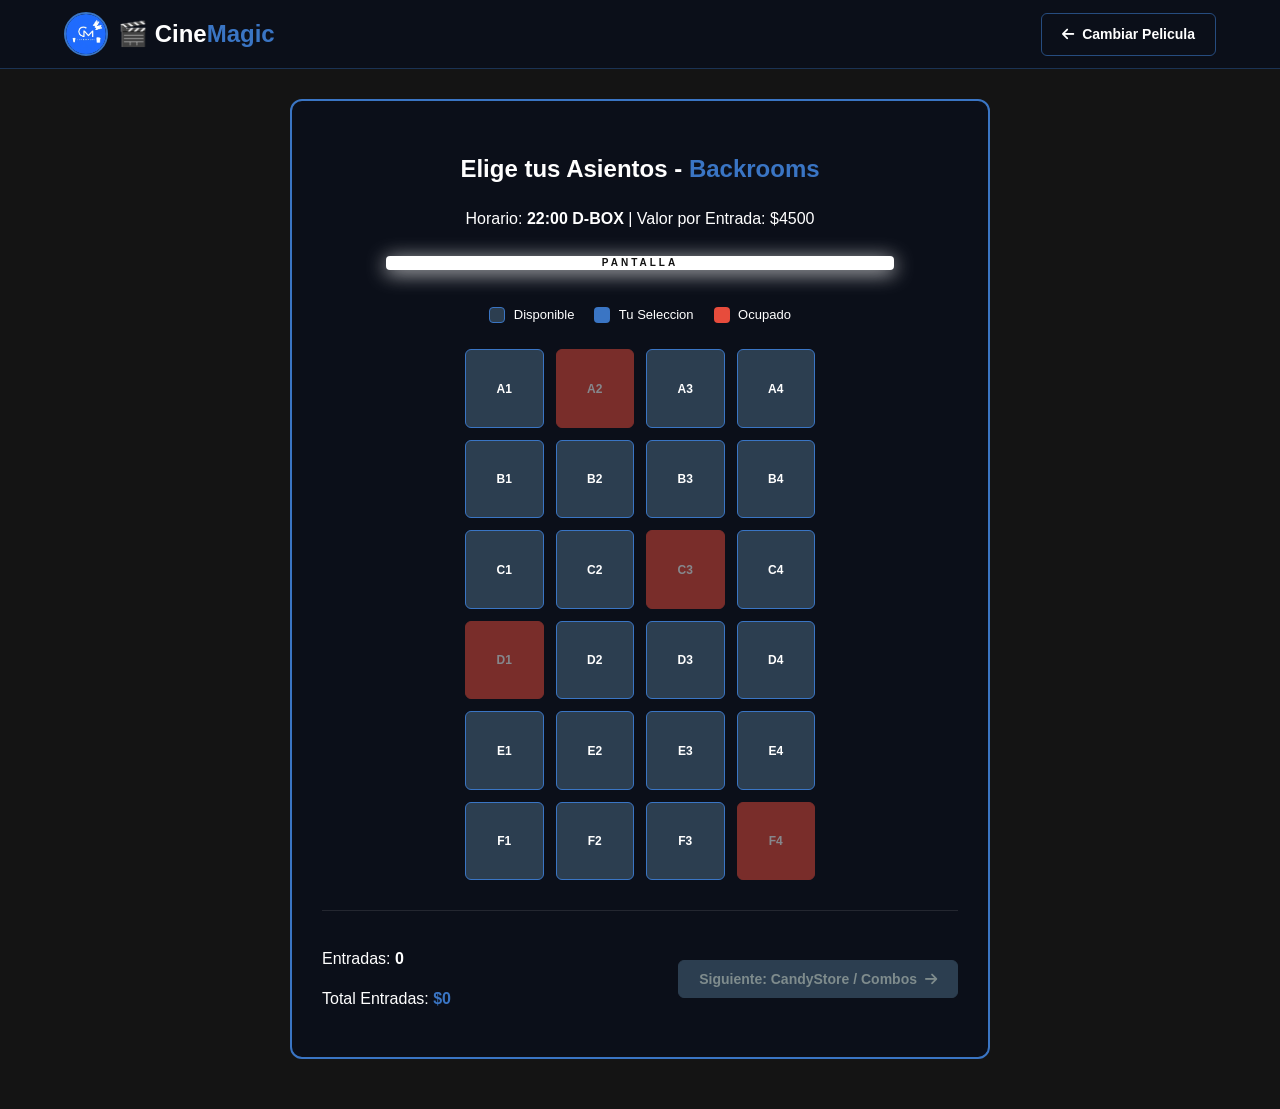
<file: butacas.html>
<!DOCTYPE html>
<html lang="es">
<head>
    <meta charset="UTF-8">
    <meta name="viewport" content="width=device-width, initial-scale=1.0">
    <title>CineMagic - Seleccionar Butacas</title>
    <link rel="icon" type="image/png" href="imagenes/Cnlogo.png">
    <link rel="stylesheet" href="index.css">
    <link rel="stylesheet" href="butacas.css">
    <link rel="stylesheet" href="https://cdnjs.cloudflare.com/ajax/libs/font-awesome/6.4.0/css/all.min.css">
</head>
<body>

    <header class="main-header">
        <div class="logo-area" style="display: flex; align-items: center; gap: 10px;">
            <img src="imagenes/Cnlogo.png" class="logo-circular" alt="Logo CineMagic">
            <h1><a href="index.html" style="color: inherit; text-decoration: none;">🎬 Cine<span>Magic</span></a></h1>
        </div>
        <a href="index.html" class="btn btn-secondary"><i class="fa-solid fa-arrow-left"></i> Cambiar Pelicula</a>
    </header>

    <main class="contenedor">
        <div class="seating-container">
            <h2>Elige tus Asientos - <span id="movie-title" class="icon-accent">Cargando...</span></h2>
            <p>Horario: <strong id="movie-time">--:--</strong> | Valor por Entrada: $<span id="ticket-price">0</span></p>

            <div class="screen-container">
                <div class="screen">PANTALLA</div>
            </div>

            <div class="seat-legend">
                <span><i class="seat-sample available"></i> Disponible</span>
                <span><i class="seat-sample selected"></i> Tu Seleccion</span>
                <span><i class="seat-sample occupied"></i> Ocupado</span>
            </div>

            <div id="seats-grid" class="seats-grid"></div>

            <div class="seating-summary">
                <div>
                    <p>Entradas: <strong id="selected-seats-count">0</strong></p>
                    <p>Total Entradas: <strong id="selected-seats-total" class="icon-accent">$0</strong></p>
                </div>
                <button id="btn-confirm" class="btn btn-primary" disabled onclick="confirmarButacas()">
                    Siguiente: CandyStore / Combos <i class="fa-solid fa-arrow-right"></i>
                </button>
            </div>
        </div>
    </main>

    <script src="butacas.js"></script>
</body>
</html>
</file>
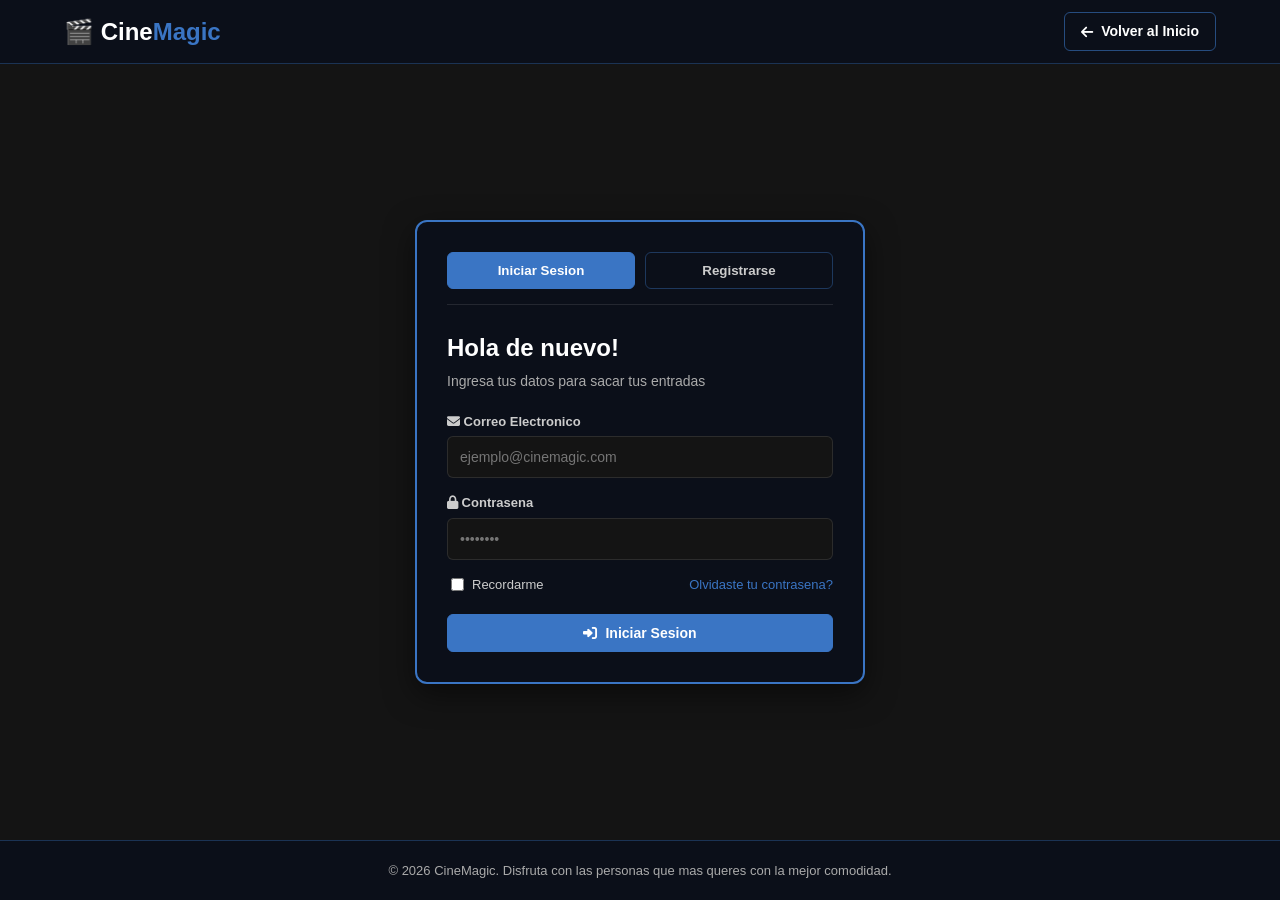
<file: login.html>
<!DOCTYPE html>
<html lang="es">
<head>
    <meta charset="UTF-8">
    <meta name="viewport" content="width=device-width, initial-scale=1.0">
    <title>CineMagic - Iniciar Sesion</title>
    <link rel="stylesheet" href="index.css">
    <link rel="stylesheet" href="https://cdnjs.cloudflare.com/ajax/libs/font-awesome/6.4.0/css/all.min.css">
</head>
<body class="auth-body">

    <!-- Encabezado simple de Auth -->
    <header class="main-header">
        <div class="logo-area">
            <h1><a href="index.html" style="color: inherit; text-decoration: none;">🎬 Cine<span>Magic</span></a></h1>
        </div>
        <a href="index.html" class="btn btn-secondary" style="padding: 8px 16px;">
            <i class="fa-solid fa-arrow-left"></i> Volver al Inicio
        </a>
    </header>

    <main class="auth-container">
        <div class="auth-card">
            
            <!-- Pestanas de Login / Registro -->
            <div class="auth-tabs">
                <button id="tab-login" class="tab-btn active" onclick="switchAuthTab('login')">Iniciar Sesion</button>
                <button id="tab-register" class="tab-btn" onclick="switchAuthTab('register')">Registrarse</button>
            </div>

            <!-- FORMULARIO DE INICIO DE SESION -->
            <form id="form-login" class="auth-form active-form" onsubmit="handleAuthSubmit(event, 'login')">
                <div class="form-header">
                    <h2>Hola de nuevo!</h2>
                    <p>Ingresa tus datos para sacar tus entradas</p>
                </div>

                <div class="input-group">
                    <label for="login-email"><i class="fa-solid fa-envelope"></i> Correo Electronico</label>
                    <input type="email" id="login-email" placeholder="ejemplo@cinemagic.com" required>
                </div>

                <div class="input-group">
                    <label for="login-password"><i class="fa-solid fa-lock"></i> Contrasena</label>
                    <input type="password" id="login-password" placeholder="••••••••" required>
                </div>

                <div class="form-options">
                    <label class="checkbox-label">
                        <input type="checkbox"> Recordarme
                    </label>
                    <a href="#" class="forgot-link">Olvidaste tu contrasena?</a>
                </div>

                <button type="submit" class="btn btn-primary btn-block">
                    <i class="fa-solid fa-right-to-bracket"></i> Iniciar Sesion
                </button>
            </form>

            <!-- FORMULARIO DE REGISTRO -->
            <form id="form-register" class="auth-form" onsubmit="handleAuthSubmit(event, 'register')">
                <div class="form-header">
                    <h2>Crear una Cuenta</h2>
                    <p>Sumate a CineMagic y accede a promociones exclusivas</p>
                </div>

                <div class="input-group">
                    <label for="reg-name"><i class="fa-solid fa-user"></i> Nombre Completo</label>
                    <input type="text" id="reg-name" placeholder="Juan Perez" required>
                </div>

                <div class="input-group">
                    <label for="reg-email"><i class="fa-solid fa-envelope"></i> Correo Electronico</label>
                    <input type="email" id="reg-email" placeholder="ejemplo@cinemagic.com" required>
                </div>

                <div class="input-group">
                    <label for="reg-password"><i class="fa-solid fa-lock"></i> Contrasena</label>
                    <input type="password" id="reg-password" placeholder="••••••••" required>
                </div>

                <button type="submit" class="btn btn-primary btn-block">
                    <i class="fa-solid fa-user-plus"></i> Crear Cuenta
                </button>
            </form>

        </div>
    </main>

    <footer class="main-footer">
        <p>© 2026 CineMagic. Disfruta con las personas que mas queres con la mejor comodidad.</p>
    </footer>

    <script>
        function switchAuthTab(type) {
            const tabLogin = document.getElementById('tab-login');
            const tabRegister = document.getElementById('tab-register');
            const formLogin = document.getElementById('form-login');
            const formRegister = document.getElementById('form-register');

            if (type === 'login') {
                tabLogin.classList.add('active');
                tabRegister.classList.remove('active');
                formLogin.classList.add('active-form');
                formRegister.classList.remove('active-form');
            } else {
                tabRegister.classList.add('active');
                tabLogin.classList.remove('active');
                formRegister.classList.add('active-form');
                formLogin.classList.remove('active-form');
            }
        }

        function handleAuthSubmit(event, type) {
            event.preventDefault();
            if (type === 'login') {
                alert('Sesion iniciada con exito! Redirigiendo a la cartelera...');
            } else {
                alert('Cuenta creada con exito! Redirigiendo a la cartelera...');
            }
            window.location.href = 'index.html';
        }
    </script>
</body>
</html>
</file>
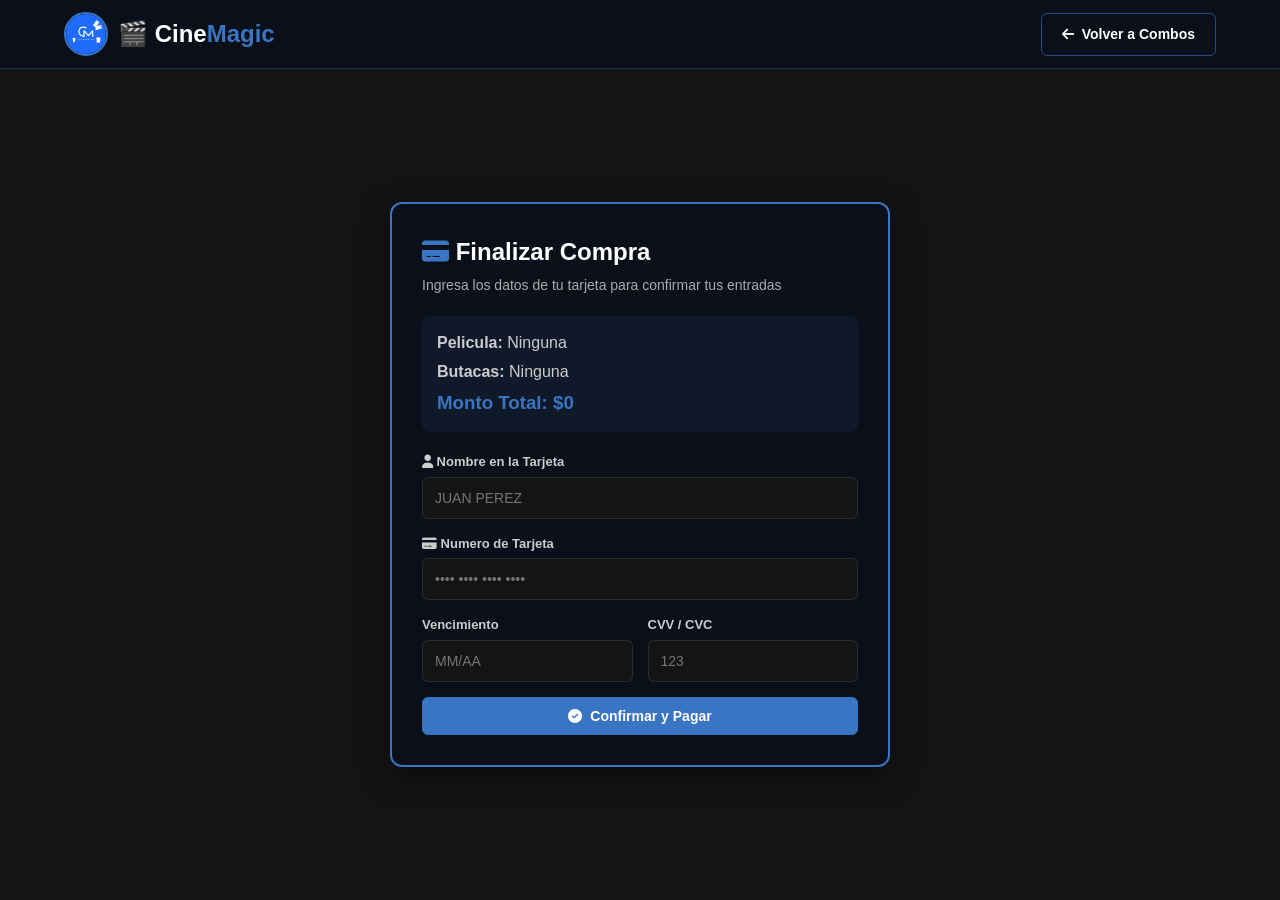
<file: pago.html>
<!DOCTYPE html>
<html lang="es">
<head>
    <meta charset="UTF-8">
    <meta name="viewport" content="width=device-width, initial-scale=1.0">
    <title>CineMagic - Formulario de Pago</title>
    <link rel="icon" type="image/png" href="imagenes/Cnlogo.png">
    <link rel="stylesheet" href="index.css">
    <link rel="stylesheet" href="pago.css">
    <link rel="stylesheet" href="https://cdnjs.cloudflare.com/ajax/libs/font-awesome/6.4.0/css/all.min.css">
</head>
<body class="auth-body">

    <header class="main-header">
        <div class="logo-area" style="display: flex; align-items: center; gap: 10px;">
            <img src="imagenes/Cnlogo.png" class="logo-circular" alt="Logo CineMagic">
            <h1><a href="index.html" style="color: inherit; text-decoration: none;">🎬 Cine<span>Magic</span></a></h1>
        </div>
        <a href="combos.html" class="btn btn-secondary"><i class="fa-solid fa-arrow-left"></i> Volver a Combos</a>
    </header>

    <main class="auth-container">
        <div class="auth-card" style="max-width: 500px; padding: 30px;">
            <div class="form-header">
                <h2><i class="fa-solid fa-credit-card icon-accent"></i> Finalizar Compra</h2>
                <p>Ingresa los datos de tu tarjeta para confirmar tus entradas</p>
            </div>

            <div id="checkout-info" class="checkout-info-box">
                <!-- Se llena con JS -->
            </div>

            <form id="payment-form">
                <div class="input-group">
                    <label><i class="fa-solid fa-user"></i> Nombre en la Tarjeta</label>
                    <input type="text" id="card-name" name="card_name" placeholder="JUAN PEREZ" required>
                </div>

                <div class="input-group">
                    <label><i class="fa-solid fa-credit-card"></i> Numero de Tarjeta</label>
                    <input type="text" id="card-number" name="card_number" placeholder="•••• •••• •••• ••••" maxlength="19" required>
                </div>

                <div style="display: flex; gap: 15px;">
                    <div class="input-group" style="flex: 1;">
                        <label>Vencimiento</label>
                        <input type="text" id="card-exp" placeholder="MM/AA" maxlength="5" required>
                    </div>
                    <div class="input-group" style="flex: 1;">
                        <label>CVV / CVC</label>
                        <input type="password" id="card-cvv" placeholder="123" maxlength="4" required>
                    </div>
                </div>

                <button type="submit" class="btn btn-primary btn-block">
                    <i class="fa-solid fa-check-circle"></i> Confirmar y Pagar
                </button>
            </form>
        </div>
    </main>

    <script src="pago.js"></script>
</body>
</html>
</file>
<file: index.css>
/* ==========================================================
   CineMagic - Estilos generales (compartidos por todas las paginas)
   ========================================================== */

* {
    box-sizing: border-box;
}

html {
    scroll-behavior: smooth;
}

body {
    margin: 0;
    background: #141414;
    color: #ffffff;
    font-family: 'Segoe UI', Tahoma, Geneva, Verdana, sans-serif;
    line-height: 1.5;
}

img {
    max-width: 100%;
}

a {
    color: inherit;
}

.icon-accent {
    color: #3a75c4;
}

.contenedor {
    max-width: 1200px;
    margin: 0 auto;
    padding: 30px 20px 50px 20px;
}

/* ---------- Botones ---------- */
.btn {
    display: inline-flex;
    align-items: center;
    justify-content: center;
    gap: 8px;
    padding: 10px 20px;
    border-radius: 6px;
    border: 1px solid transparent;
    font-size: 14px;
    font-weight: bold;
    cursor: pointer;
    text-decoration: none;
    transition: all 0.25s ease;
}

.btn-primary {
    background: #3a75c4;
    color: #ffffff;
    border-color: #3a75c4;
}

.btn-primary:hover:not(:disabled) {
    background: #2f61a3;
    transform: translateY(-2px);
}

.btn-primary:disabled {
    background: #2c3e50;
    border-color: #2c3e50;
    color: #7f8c8d;
    cursor: not-allowed;
}

.btn-secondary {
    background: transparent;
    color: #ffffff;
    border-color: rgba(58, 117, 196, 0.6);
}

.btn-secondary:hover {
    background: rgba(58, 117, 196, 0.2);
}

/* ---------- Encabezado ---------- */
.main-header {
    position: sticky;
    top: 0;
    z-index: 900;
    display: flex;
    align-items: center;
    justify-content: space-between;
    padding: 12px 5%;
    background: #0b0f19;
    border-bottom: 1px solid rgba(58, 117, 196, 0.35);
}

.main-header h1 {
    margin: 0;
    font-size: 24px;
}

.main-header h1 span {
    color: #3a75c4;
}

.logo-circular {
    width: 44px;
    height: 44px;
    border-radius: 50%;
    object-fit: cover;
    border: 2px solid #3a75c4;
}

.header-actions {
    display: flex;
    align-items: center;
    gap: 12px;
}

.cart-btn,
.user-profile-btn,
.hamburger-btn {
    display: flex;
    align-items: center;
    justify-content: center;
    width: 40px;
    height: 40px;
    border-radius: 50%;
    background: transparent;
    border: 1px solid rgba(58, 117, 196, 0.6);
    color: #ffffff;
    font-size: 16px;
    cursor: pointer;
    text-decoration: none;
    transition: all 0.25s ease;
}

.cart-btn:hover,
.user-profile-btn:hover,
.hamburger-btn:hover {
    background: #3a75c4;
}

/* ---------- Menu lateral ---------- */
.menu-overlay {
    display: none;
    position: fixed;
    inset: 0;
    background: rgba(0, 0, 0, 0.65);
    z-index: 998;
}

.menu-overlay.active {
    display: block;
}

.nav-sidebar {
    position: fixed;
    top: 0;
    right: -320px;
    width: 300px;
    height: 100%;
    background: #0b0f19;
    border-left: 2px solid #3a75c4;
    z-index: 999;
    padding: 20px;
    transition: right 0.3s ease;
}

.nav-sidebar.open {
    right: 0;
}

.sidebar-header {
    display: flex;
    align-items: center;
    justify-content: space-between;
    margin-bottom: 25px;
    padding-bottom: 15px;
    border-bottom: 1px solid rgba(255, 255, 255, 0.1);
}

.sidebar-header h3 {
    margin: 0;
}

.sidebar-header h3 span {
    color: #3a75c4;
}

.close-btn {
    background: transparent;
    border: none;
    color: #ffffff;
    font-size: 22px;
    cursor: pointer;
}

.menu-links ul {
    list-style: none;
    margin: 0;
    padding: 0;
}

.menu-links li a {
    display: flex;
    align-items: center;
    gap: 12px;
    padding: 14px 10px;
    border-radius: 6px;
    color: #ccc;
    text-decoration: none;
    transition: all 0.2s ease;
}

.menu-links li a:hover {
    background: rgba(58, 117, 196, 0.2);
    color: #ffffff;
}

.menu-links li a i {
    width: 20px;
    color: #3a75c4;
}

/* ---------- Banner con carrusel ---------- */
.main-banner {
    position: relative;
    height: 70vh;
    min-height: 460px;
    background-color: #0b0f19;
    background-size: cover;
    background-position: center;
    transition: background-image 0.6s ease;
}

.banner-overlay {
    position: absolute;
    inset: 0;
    display: flex;
    align-items: center;
    padding: 0 9%;
    background: linear-gradient(90deg, rgba(11, 15, 25, 0.95) 0%, rgba(11, 15, 25, 0.6) 55%, rgba(11, 15, 25, 0.15) 100%);
}

.banner-content {
    max-width: 600px;
}

.badge-epet {
    display: inline-block;
    padding: 6px 12px;
    margin-bottom: 15px;
    background: rgba(58, 117, 196, 0.25);
    border: 1px solid #3a75c4;
    border-radius: 20px;
    font-size: 12px;
    font-weight: bold;
}

.banner-content h2 {
    margin: 0 0 10px 0;
    font-size: 52px;
    line-height: 1.1;
}

#cinema-subtitle {
    margin: 0 0 8px 0;
    color: #3a75c4;
    font-size: 16px;
    font-weight: bold;
    letter-spacing: 1px;
}

#cinema-desc {
    margin: 0 0 25px 0;
    color: #ddd;
    font-size: 16px;
}

.carousel-control {
    position: absolute;
    top: 50%;
    transform: translateY(-50%);
    z-index: 5;
    width: 44px;
    height: 44px;
    border-radius: 50%;
    border: 1px solid rgba(255, 255, 255, 0.4);
    background: rgba(0, 0, 0, 0.5);
    color: #ffffff;
    cursor: pointer;
    transition: all 0.25s ease;
}

.carousel-control:hover {
    background: #3a75c4;
}

.carousel-control.prev {
    left: 15px;
}

.carousel-control.next {
    right: 15px;
}

.carousel-dots {
    position: absolute;
    bottom: 20px;
    left: 50%;
    transform: translateX(-50%);
    z-index: 5;
    display: flex;
    gap: 10px;
}

.dot {
    width: 12px;
    height: 12px;
    border-radius: 50%;
    background: rgba(255, 255, 255, 0.4);
    cursor: pointer;
    transition: all 0.3s ease;
}

.dot.active {
    width: 30px;
    border-radius: 8px;
    background: #3a75c4;
}

/* ---------- Secciones ---------- */
.section-block {
    margin-bottom: 60px;
}

.section-header {
    margin-bottom: 25px;
}

.section-header h2 {
    margin: 0 0 5px 0;
    font-size: 28px;
}

.section-header p {
    margin: 0;
    color: #aaa;
}

/* ---------- Estrenos ---------- */
.estrenos-grid {
    display: grid;
    grid-template-columns: repeat(auto-fill, minmax(260px, 1fr));
    gap: 24px;
}

.featured-card {
    display: flex;
    flex-direction: column;
    background: #0b0f19;
    border: 1px solid rgba(58, 117, 196, 0.25);
    border-radius: 12px;
    overflow: hidden;
    transition: transform 0.25s ease, box-shadow 0.25s ease;
}

.featured-card:hover {
    transform: translateY(-5px);
    box-shadow: 0 10px 25px rgba(58, 117, 196, 0.25);
}

.featured-img-wrap {
    position: relative;
}

.featured-img-wrap img {
    display: block;
    width: 100%;
    height: 340px;
    object-fit: cover;
}

.tag-estreno {
    position: absolute;
    top: 12px;
    left: 12px;
    padding: 4px 10px;
    background: #e74c3c;
    border-radius: 4px;
    font-size: 11px;
    font-weight: bold;
    letter-spacing: 1px;
}

.featured-info {
    display: flex;
    flex-direction: column;
    flex-grow: 1;
    padding: 16px;
}

.featured-info h3 {
    margin: 0 0 8px 0;
    font-size: 19px;
}

.featured-meta {
    display: flex;
    gap: 15px;
    margin-bottom: 10px;
    color: #aaa;
    font-size: 13px;
}

.featured-meta .fa-star {
    color: #f1c40f;
}

.featured-info p {
    flex-grow: 1;
    margin: 0 0 15px 0;
    color: #bbb;
    font-size: 13px;
}

/* ---------- Filtros ---------- */
.filters-bar {
    display: flex;
    flex-wrap: wrap;
    gap: 10px;
    margin-bottom: 25px;
}

.filter-btn {
    padding: 8px 18px;
    background: transparent;
    border: 1px solid rgba(58, 117, 196, 0.5);
    border-radius: 20px;
    color: #ccc;
    font-weight: bold;
    cursor: pointer;
    transition: all 0.25s ease;
}

.filter-btn:hover {
    background: rgba(58, 117, 196, 0.2);
}

.filter-btn.active {
    background: #3a75c4;
    border-color: #3a75c4;
    color: #ffffff;
}

/* ---------- Catalogo ---------- */
.movies-grid {
    display: grid;
    grid-template-columns: repeat(auto-fill, minmax(180px, 1fr));
    gap: 20px;
}

.movie-card {
    background: #0b0f19;
    border: 1px solid rgba(58, 117, 196, 0.2);
    border-radius: 10px;
    overflow: hidden;
    cursor: pointer;
    transition: transform 0.25s ease, box-shadow 0.25s ease;
}

.movie-card:hover {
    transform: translateY(-5px);
    box-shadow: 0 8px 20px rgba(58, 117, 196, 0.25);
}

.poster-wrap {
    position: relative;
}

.poster-wrap img {
    display: block;
    width: 100%;
    aspect-ratio: 2 / 3;
    object-fit: cover;
}

.rating-badge {
    position: absolute;
    top: 8px;
    right: 8px;
    padding: 3px 8px;
    background: rgba(0, 0, 0, 0.75);
    border-radius: 4px;
    font-size: 12px;
    font-weight: bold;
}

.rating-badge .fa-star {
    color: #f1c40f;
}

.movie-card-info {
    padding: 12px;
}

.movie-card-info h4 {
    margin: 0 0 6px 0;
    font-size: 15px;
}

.movie-genre {
    display: inline-block;
    margin-bottom: 10px;
    padding: 2px 8px;
    background: rgba(58, 117, 196, 0.2);
    border-radius: 4px;
    color: #7fb0ec;
    font-size: 12px;
}

/* ---------- Modal de horarios ---------- */
.modal {
    display: none;
    position: fixed;
    inset: 0;
    z-index: 1000;
    align-items: center;
    justify-content: center;
    padding: 15px;
    background: rgba(0, 0, 0, 0.8);
}

.modal.open {
    display: flex;
}

.modal-content {
    position: relative;
    width: 100%;
    max-width: 800px;
    max-height: 90vh;
    overflow-y: auto;
    padding: 25px;
    background: #0b0f19;
    border: 2px solid #3a75c4;
    border-radius: 12px;
}

.modal-close {
    position: absolute;
    top: 8px;
    right: 18px;
    font-size: 32px;
    color: #ccc;
    cursor: pointer;
}

.modal-close:hover {
    color: #ffffff;
}

.modal-body {
    display: flex;
    flex-wrap: wrap;
    gap: 25px;
}

.modal-poster {
    width: 240px;
    max-width: 100%;
    border-radius: 8px;
    object-fit: cover;
}

.modal-details {
    flex: 1;
    min-width: 240px;
}

.modal-details h2 {
    margin: 0 0 8px 0;
}

.time-btn {
    padding: 10px 14px;
    background: #141414;
    border: 1px solid #3a75c4;
    border-radius: 6px;
    color: #ffffff;
    font-weight: bold;
    cursor: pointer;
    transition: all 0.25s ease;
}

.time-btn:hover {
    background: #3a75c4;
}

/* ---------- Pie de pagina ---------- */
.main-footer {
    margin-top: auto;
    padding: 20px;
    background: #0b0f19;
    border-top: 1px solid rgba(58, 117, 196, 0.35);
    color: #aaa;
    text-align: center;
    font-size: 13px;
}

.main-footer p {
    margin: 0;
}

/* ---------- Pantallas chicas ---------- */
@media (max-width: 700px) {
    .banner-content h2 {
        font-size: 34px;
    }

    .main-header h1 {
        font-size: 19px;
    }

    .banner-overlay {
        padding: 0 12%;
    }

    .modal-poster {
        width: 100%;
        max-height: 320px;
    }
}


/* Estilos para el sistema de Autenticacion */
.auth-body {
    display: flex;
    flex-direction: column;
    min-height: 100vh;
}

.auth-container {
    flex: 1;
    display: flex;
    align-items: center;
    justify-content: center;
    padding: 40px 20px;
}

.auth-card {
    background: #0b0f19;
    border: 2px solid #3a75c4;
    border-radius: 12px;
    width: 100%;
    max-width: 450px;
    padding: 30px;
    box-shadow: 0 10px 30px rgba(0, 0, 0, 0.5);
}

.auth-tabs {
    display: flex;
    gap: 10px;
    margin-bottom: 25px;
    border-bottom: 1px solid rgba(255, 255, 255, 0.1);
    padding-bottom: 15px;
}

.tab-btn {
    flex: 1;
    background: transparent;
    border: 1px solid rgba(58, 117, 196, 0.4);
    color: #ccc;
    padding: 10px;
    border-radius: 6px;
    font-weight: bold;
    cursor: pointer;
    transition: all 0.3s ease;
}

.tab-btn.active {
    background: #3a75c4;
    color: #fff;
    border-color: #3a75c4;
}

.auth-form {
    display: none;
}

.auth-form.active-form {
    display: block;
}

.form-header {
    margin-bottom: 20px;
}

.form-header h2 {
    margin: 0 0 5px 0;
    color: #fff;
    font-size: 24px;
}

.form-header p {
    color: #aaa;
    font-size: 14px;
    margin: 0;
}

.input-group {
    margin-bottom: 15px;
}

.input-group label {
    display: block;
    margin-bottom: 5px;
    font-size: 13px;
    color: #ccc;
    font-weight: 600;
}

.input-group input {
    width: 100%;
    padding: 12px;
    background: #141414;
    border: 1px solid rgba(255, 255, 255, 0.1);
    border-radius: 6px;
    color: #fff;
    font-size: 14px;
}

.input-group input:focus {
    border-color: #3a75c4;
    outline: none;
}

.form-options {
    display: flex;
    justify-content: space-between;
    align-items: center;
    font-size: 13px;
    margin-bottom: 20px;
}

.checkbox-label {
    color: #ccc;
    display: flex;
    align-items: center;
    gap: 5px;
    cursor: pointer;
}

.forgot-link {
    color: #3a75c4;
    text-decoration: none;
}

.forgot-link:hover {
    text-decoration: underline;
}

.btn-block {
    width: 100%;
    justify-content: center;
}
</file>
<file: butacas.css>
.seating-container {
    background: #0b0f19;
    padding: 30px;
    border-radius: 12px;
    border: 2px solid #3a75c4;
    text-align: center;
    max-width: 700px;
    margin: 0 auto;
}

.screen-container {
    perspective: 400px;
    margin: 25px 0 35px 0;
}

.screen {
    background: #ffffff;
    height: 14px;
    width: 80%;
    margin: 0 auto;
    border-radius: 4px;
    box-shadow: 0 3px 20px rgba(255, 255, 255, 0.8);
    color: #111;
    font-size: 10px;
    font-weight: bold;
    letter-spacing: 3px;
    display: flex;
    align-items: center;
    justify-content: center;
}

.seat-legend {
    display: flex;
    justify-content: center;
    gap: 20px;
    margin-bottom: 25px;
    font-size: 13px;
}

.seat-sample {
    display: inline-block;
    width: 16px;
    height: 16px;
    border-radius: 4px;
    margin-right: 5px;
    vertical-align: middle;
}

.seat-sample.available { background: #2c3e50; border: 1px solid #3a75c4; }
.seat-sample.selected { background: #3a75c4; }
.seat-sample.occupied { background: #e74c3c; }

.seats-grid {
    display: grid;
    grid-template-columns: repeat(4, 1fr);
    gap: 12px;
    max-width: 350px;
    margin: 0 auto 30px auto;
}

.seat {
    aspect-ratio: 1;
    background: #2c3e50;
    border: 1px solid #3a75c4;
    border-radius: 6px;
    cursor: pointer;
    display: flex;
    align-items: center;
    justify-content: center;
    font-size: 12px;
    font-weight: bold;
    color: #fff;
    transition: all 0.2s;
}

.seat:hover:not(.occupied) {
    transform: scale(1.1);
    background: #3a75c4;
}

.seat.selected {
    background: #3a75c4;
    color: #fff;
    box-shadow: 0 0 10px rgba(58, 117, 196, 0.8);
}

.seat.occupied {
    background: #e74c3c;
    border-color: #e74c3c;
    cursor: not-allowed;
    opacity: 0.5;
}

.seating-summary {
    display: flex;
    justify-content: space-between;
    align-items: center;
    border-top: 1px solid rgba(255,255,255,0.1);
    padding-top: 20px;
    text-align: left;
}
</file>
<file: pago.css>
.checkout-info-box {
    background: rgba(58, 117, 196, 0.1);
    padding: 15px;
    border-radius: 8px;
    margin-bottom: 20px;
}

.checkout-info-box p {
    margin: 0 0 5px 0;
    color: #ccc;
}

.checkout-info-box h3 {
    margin: 0;
    color: #3a75c4;
}
</file>
